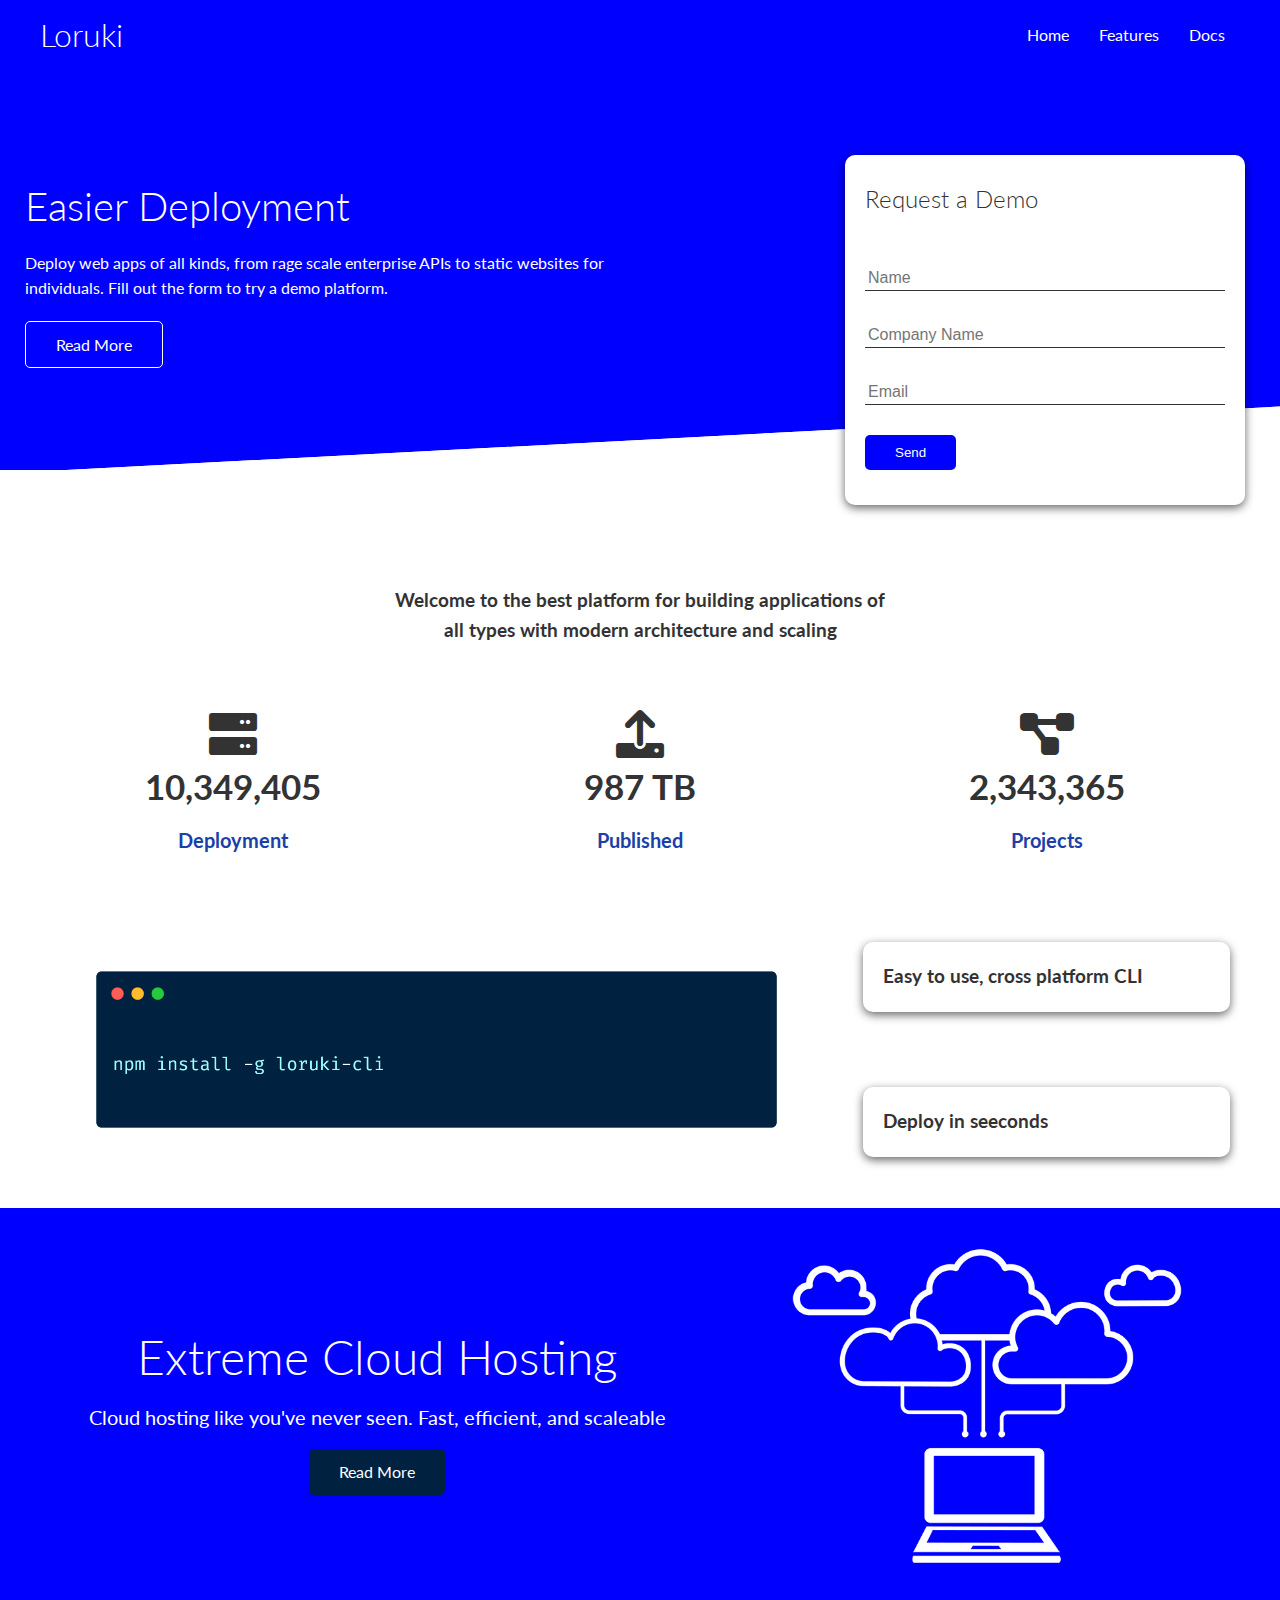
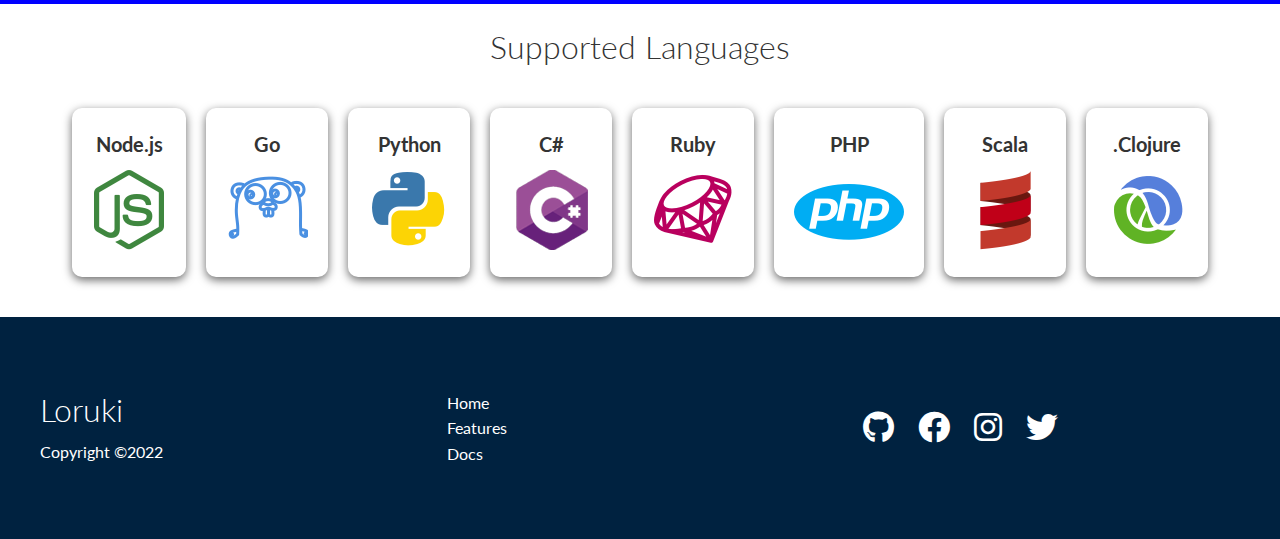
<file: index.html>
<!DOCTYPE html>
<html lang="en">
<head>
    <meta charset="UTF-8">
    <meta http-equiv="X-UA-Compatible" content="IE=edge">
    <meta name="viewport" content="width=device-width, initial-scale=1.0">
    <link rel="stylesheet" href="https://cdnjs.cloudflare.com/ajax/libs/font-awesome/6.0.0/css/all.min.css" 
    integrity="sha512-9usAa10IRO0HhonpyAIVpjrylPvoDwiPUiKdWk5t3PyolY1cOd4DSE0Ga+ri4AuTroPR5aQvXU9xC6qOPnzFeg==" 
    crossorigin="anonymous" referrerpolicy="no-referrer" />
    
    <link rel="stylesheet" href="./style.css">
    <link rel="stylesheet" href="./utilities.css">
    <title>Loruki | Cloud Hosting for the Public</title>
</head>
<body>
        
    <!-- Navbar -->
        <div class="navbar">
            <div class="container flex">
                <h1 class="logo">Loruki</h1>
                <nav>
                    <ul>
                        <li><a href="index.html">Home</a></li>
                        <li><a href="features.html">Features</a></li>
                        <li><a href="docs.html">Docs</a></li>
                    </ul>
                </nav>
            </div>
        </div>
    <!-- Showcase -->
    <section class="showcase">
        <div class="container grid">
            <div class="showcase-text">
                <h1>Easier Deployment</h1>
                <p>Deploy web apps of all kinds, from rage scale enterprise APIs to 
                    static websites for individuals. Fill out the form to try a demo
                    platform.   
                </p>
                <a href="features.html" class="btn btn-outline">Read More</a> 
            </div>
            <div class="showcase-form card">
                <h2>Request a Demo</h2>
                <form name="contact" method="post" netlify-honeypot="bot-field
                data-netlify = "true">
                    <input type="hidden" name="form-name" value="contact">
                    <p class="hidden">
                        <label for="">Don't fill this out if you're human: 
                            <input name="bot-field"/>
                        </label>
                    </p>
                    <div class="form-control">
                        <input type="text" name="name" placeholder="Name" required>
                    </div>
                    <div class="form-control">
                        <input type="text" name="company" placeholder="Company Name" required>
                    </div>
                    <div class="form-control">
                        <input type="email" name="email" placeholder="Email" required>
                    </div>
                    <input type="submit" value="Send" class="btn btn-primary">
                </form>
            </div>

        </div>
    </section>
<!-- STATS -->
    <section class="stats">
        <div class="container">
            <h3 class="stats-heading text-center py-1">
                Welcome to the best platform for building applications of all types
                with modern architecture and scaling
            </h3>

            <div class="grid grid-3 text-center my-4">
                <div>
                    <i class="fas fa-server fa-3x"></i>
                    <h3>10,349,405</h3>
                    <p class="text-secondary">Deployment</p>
                </div>
                <div>
                    <i class="fas fa-upload fa-3x"></i>
                    <h3>987 TB</h3>
                    <p class="text-secondary">Published</p>
                </div>
                <div>
                    <i class="fas fa-project-diagram fa-3x"></i>
                    <h3>2,343,365</h3>
                    <p class="text-secondary">Projects</p>
                </div>
            </div>

        </div>
    </section>

    <!-- CLI -->
    <section class="cli">
        <div class="container grid">
            <img src="images/cli.png" alt="">
            <div class="card">
                <h3>Easy to use, cross platform CLI</h3>
            </div>
            <div class="card">
                <h3>Deploy in seeconds</h3>
            </div>
        </div>
    </section>

    <!-- Cloud -->
    <section class="cloud bg-primary my-2 py-2">
        <div class="container grid">
            <div class="text-center">
                <h2 class="lg">Extreme Cloud Hosting</h2>
                <p class="lead my-1">Cloud hosting like you've never seen.
                    Fast, efficient, and scaleable</p>
                <a href="features.html" class="btn btn-dark">Read More</a>
            </div>
            <img src="images/cloud.png" alt="">
        </div>
    </section>

    <!-- Languages -->
    <section class="languages">
        <h2 class="md text-center my-2">
            Supported Languages
        </h2>
        <div class="container flex">
            <div class="card ">
                <h4>Node.js</h4>
                <img src="images/logos/node.png"alt="">
            </div>
            <div class="card ">
                <h4>Go</h4>
                <img src="images/logos/go.png" alt="">
            </div>
            <div class="card ">
                <h4>Python</h4>
                <img src="images/logos/python.png" alt="">
            </div>
            <div class="card ">
                <h4>C#</h4>
                <img src="images/logos/csharp.png" alt="">
            </div>
            <div class="card ">
                <h4>Ruby</h4>
                <img src="images/logos/ruby.png" alt="">
            </div>
            <div class="card " >
                <h4>PHP</h4>
                <img src="images/logos/php.png" alt="">
            </div>
            <div class="card ">
                <h4>Scala</h4>
                <img src="images/logos/scala.png" alt="">
            </div>
            <div class="card ">
                <h4>.Clojure</h4>
                <img src="images/logos/clojure.png" alt="">
            </div>
        </div>
    </section>

    <!-- Footer -->
    <footer class="footer bg-dark py-5">
        <div class="container grid grid-3">
            <div>
                <h1>Loruki</h1>
                <p>Copyright &copy;2022</p>
            </div>
            <nav>
                <ul>
                    <li><a href="index.html">Home</a></li>
                    <li><a href="features.html">Features</a></li>
                    <li><a href="indocsdex.html">Docs</a></li>
                </ul>
            </nav>
            <div class="social">
                <a href="#"><i class="fab fa-github fa-2x"></i></a>
                <a href="#"><i class="fab fa-facebook fa-2x"></i></a>
                <a href="#"><i class="fab fa-instagram fa-2x"></i></a>
                <a href="#"><i class="fab fa-twitter fa-2x"></i></a>
            </div>
        </div>



    </footer>
</body>
</html>
</file>
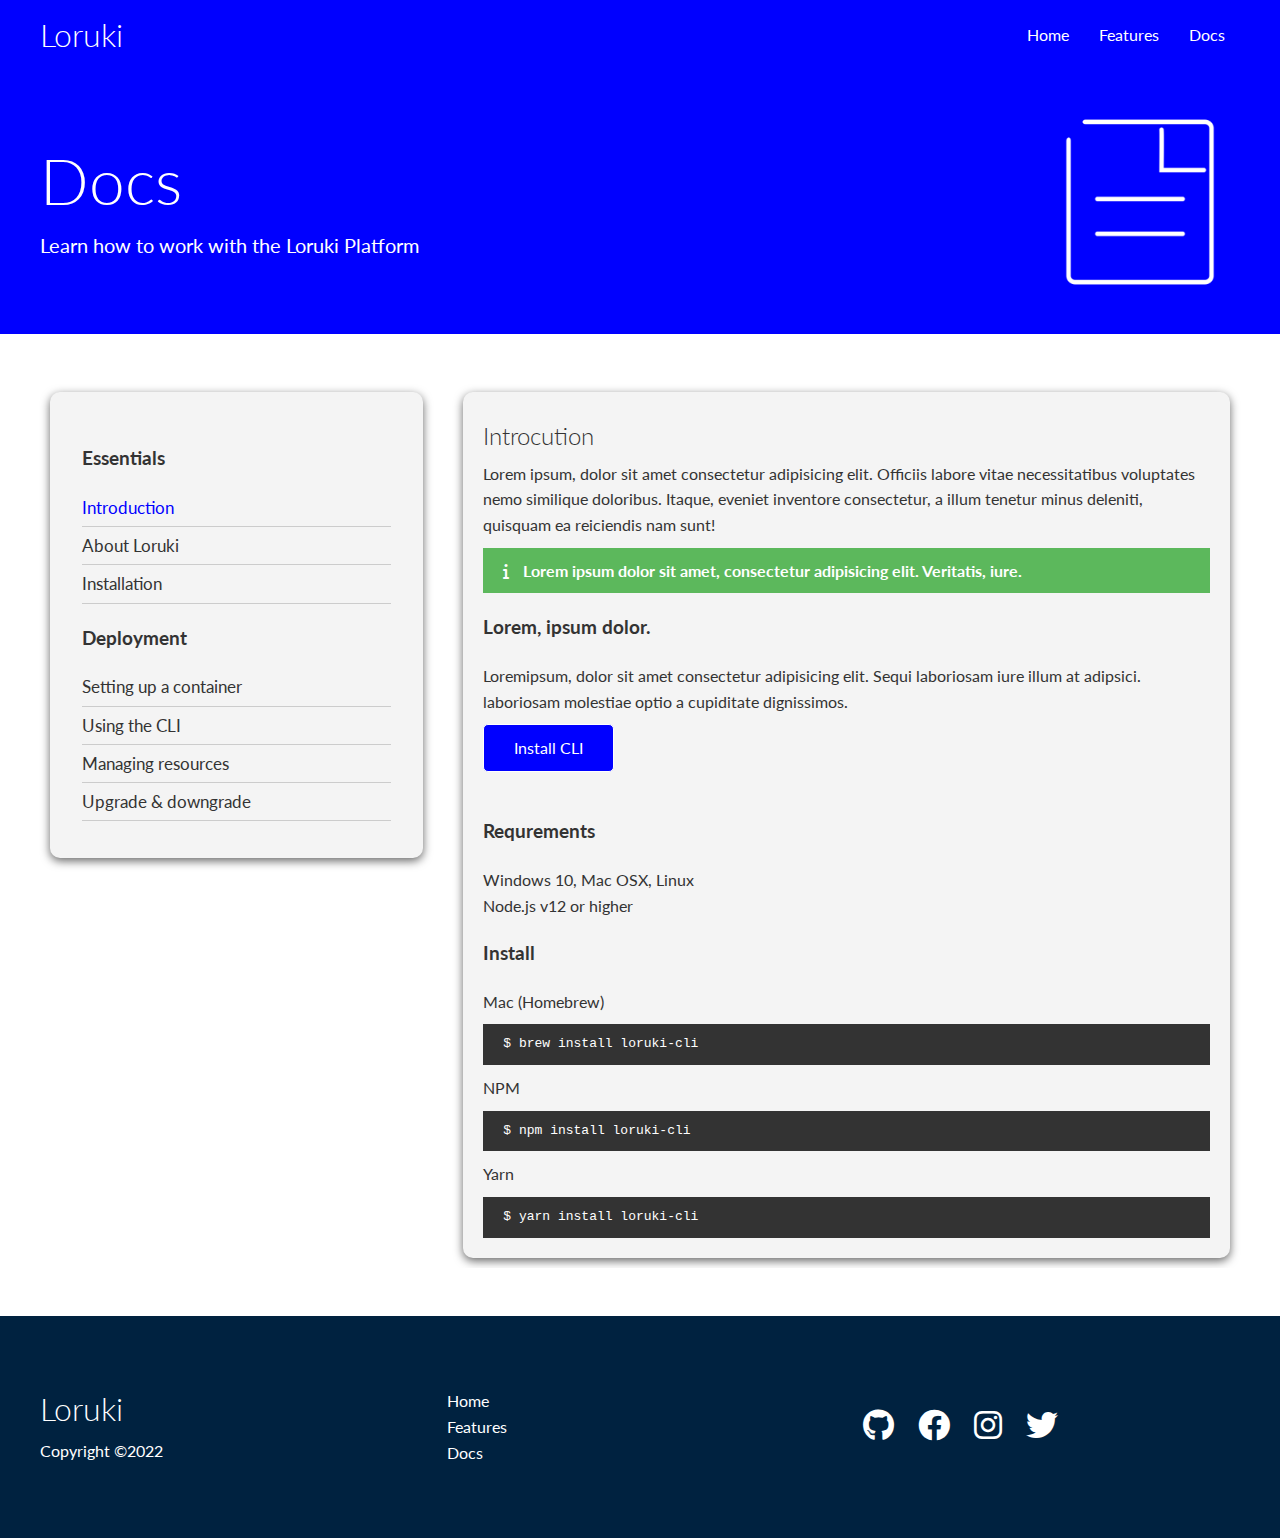
<file: docs.html>
<!DOCTYPE html>
<html lang="en">
<head>
    <meta charset="UTF-8">
    <meta http-equiv="X-UA-Compatible" content="IE=edge">
    <meta name="viewport" content="width=device-width, initial-scale=1.0">
    <link rel="stylesheet" href="https://cdnjs.cloudflare.com/ajax/libs/font-awesome/6.0.0/css/all.min.css" 
    integrity="sha512-9usAa10IRO0HhonpyAIVpjrylPvoDwiPUiKdWk5t3PyolY1cOd4DSE0Ga+ri4AuTroPR5aQvXU9xC6qOPnzFeg==" 
    crossorigin="anonymous" referrerpolicy="no-referrer" />
    <link rel="stylesheet" href="./utilities.css">
    <link rel="stylesheet" href="./style.css">
   
    <title>Loruki | Cloud Hosting for the Public</title>
</head>
<body>
        
    <!-- Navbar -->
        <div class="navbar">
            <div class="container flex">
                <h1 class="logo">Loruki</h1>
                <nav>
                    <ul>
                        <li><a class = "text-primary" href="index.html">Home</a></li>
                        <li><a href="features.html">Features</a></li>
                        <li><a href="docs.html">Docs</a></li>
                    </ul>
                </nav>
            </div>
        </div>
    <!-- Head-->
    <section class="docs-head bg-primary py-3">
        <div class="container grid">
            <div>
                <h1 class="xl">Docs</h1>
                <p class="lead">Learn how to work with the Loruki
                    Platform
                </p>
            </div>
            <img src="images/docs.png" alt="">
        </div>
    </section>

    <!-- Docs Main -->
    <section class="docs-main my-4">
        <div class="container grid">
            <div class="card bg-light p-3">
                <h3 class="my-2">Essentials</h3>
                <nav>
                    <ul>
                        <li><a class="text-primary" href="#">Introduction</a></li>
                        <li><a href="#">About Loruki</a></li>
                        <li><a href="#">Installation</a></li>
                    </ul>
                </nav>

                <h3 class="my-2">Deployment</h3>
                <nav>
                    <ul>
                        <li><a href="#">Setting up a container</a></li>
						<li><a href="#">Using the CLI</a></li>
						<li><a href="#">Managing resources</a></li>
						<li><a href="#">Upgrade & downgrade</a></li>
                    </ul>
                </nav>
            </div>


            <div class="card">
                <h2>Introcution</h2>
                <p>Lorem ipsum, dolor sit amet consectetur adipisicing elit. 
                    Officiis labore vitae necessitatibus voluptates nemo similique
                     doloribus. Itaque, eveniet inventore consectetur, a illum 
                     tenetur minus deleniti, quisquam ea reiciendis nam sunt!</p>
                <p class="alert alert-success">
                    <i class="fas fa-info fa-1x"></i>
                    Lorem ipsum dolor sit amet, consectetur adipisicing elit. Veritatis, iure.

                </p>
                <h3>Lorem, ipsum dolor.</h3>
                <p>Loremipsum, dolor sit amet consectetur adipisicing elit. Sequi laboriosam
                    iure illum at adipsici. laboriosam molestiae optio a cupiditate
                    dignissimos.
                </p>
                <a href = "#" class="btn btn-outline btn-primary">Install CLI</a>
                <br>
                <br>
                <h3>Requrements</h3>
                
                <ul>
                    <li>Windows 10, Mac OSX, Linux</li>
                    <li>Node.js v12 or higher</li>
                </ul>
    
                <h3>Install</h3>
                <p>Mac (Homebrew)</p>
                <pre><code>$ brew install loruki-cli</code></pre>
                <p>NPM</p>
                <pre><code>$ npm install loruki-cli</code></pre>
                <p>Yarn</p>
                <pre><code>$ yarn install loruki-cli</code></pre>

            </div>
        </div>

    </section>


    <!-- Footer -->
    <footer class="footer bg-dark py-5">
        <div class="container grid grid-3">
            <div>
                <h1>Loruki</h1>
                <p>Copyright &copy;2022</p>
            </div>
            <nav>
                <ul>
                    <li><a href="index.html">Home</a></li>
                    <li><a href="features.html">Features</a></li>
                    <li><a href="indocsdex.html">Docs</a></li>
                </ul>
            </nav>
            <div class="social">
                <a href="#"><i class="fab fa-github fa-2x"></i></a>
                <a href="#"><i class="fab fa-facebook fa-2x"></i></a>
                <a href="#"><i class="fab fa-instagram fa-2x"></i></a>
                <a href="#"><i class="fab fa-twitter fa-2x"></i></a>
            </div>
        </div>



    </footer>
</body>
</html>
</file>
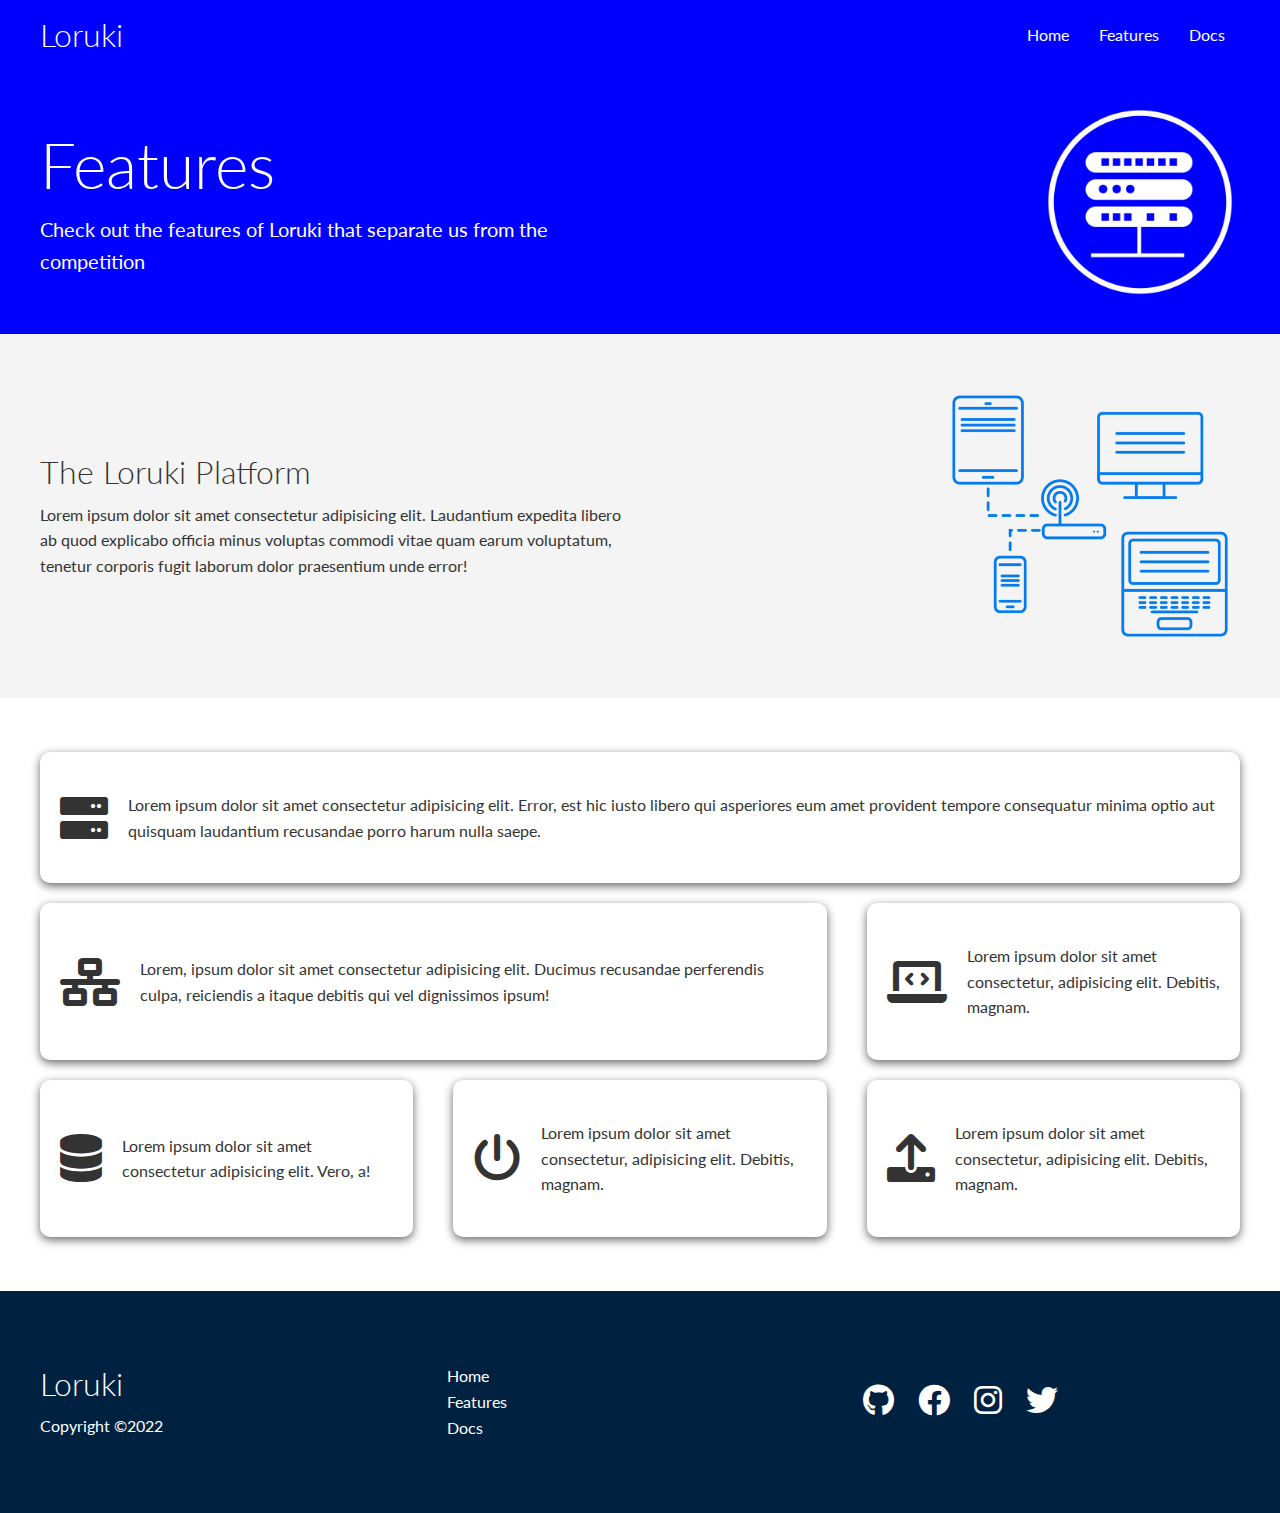
<file: features.html>
<!DOCTYPE html>
<html lang="en">
<head>
    <meta charset="UTF-8">
    <meta http-equiv="X-UA-Compatible" content="IE=edge">
    <meta name="viewport" content="width=device-width, initial-scale=1.0">
    <link rel="stylesheet" href="https://cdnjs.cloudflare.com/ajax/libs/font-awesome/6.0.0/css/all.min.css" 
    integrity="sha512-9usAa10IRO0HhonpyAIVpjrylPvoDwiPUiKdWk5t3PyolY1cOd4DSE0Ga+ri4AuTroPR5aQvXU9xC6qOPnzFeg==" 
    crossorigin="anonymous" referrerpolicy="no-referrer" />
    
    <link rel="stylesheet" href="./style.css">
    <link rel="stylesheet" href="./utilities.css">
    <title>Loruki | Cloud Hosting for the Public</title>
</head>
<body>
        
    <!-- Navbar -->
        <div class="navbar">
            <div class="container flex">
                <h1 class="logo">Loruki</h1>
                <nav>
                    <ul>
                        <li><a href="index.html">Home</a></li>
                        <li><a href="features.html">Features</a></li>
                        <li><a href="docs.html">Docs</a></li>
                    </ul>
                </nav>
            </div>
        </div>
    <!-- Head-->
    <section class="features-head bg-primary py-3">
        <div class="container grid">
            <div>
                <h1 class="xl">Features</h1>
                <p class="lead">
                    Check out the features of Loruki that separate us from the
						competition
                </p>
            </div>
            <img src="images/server.png" alt="">
        </div>
    </section>
    <!-- subhead -->
    <section class="features-sub-head bg-light py-3">
        <div class="container grid">
            <div>
                <h1 class="md">The Loruki Platform</h1>
                <p>Lorem ipsum dolor sit amet consectetur adipisicing elit. 
                    Laudantium expedita libero ab quod explicabo officia minus voluptas 
                    commodi vitae quam earum voluptatum, 
                    tenetur corporis fugit laborum dolor praesentium unde error!
                </p>
            </div>
            <img src="images/server2.png" alt="">
        </div>
    </section>

    <!-- Main -->
    <section class="features-main my-2">
        <div class="container grid grid-3">
            <div class="card flex">
                <i class="fas fa-server fa-3x"></i>
                <p>Lorem ipsum dolor sit amet consectetur adipisicing elit. 
                    Error, est hic iusto libero qui asperiores eum amet provident 
                    tempore consequatur minima optio aut quisquam laudantium 
                    recusandae porro harum nulla saepe.</p>
            </div>
            <div class="card flex">
                <i class="fas fa-network-wired fa-3x"></i>
                <p>
                    Lorem, ipsum dolor sit amet consectetur adipisicing elit. Ducimus
                    recusandae perferendis culpa, reiciendis a itaque debitis qui vel
                    dignissimos ipsum!
                </p>
            </div>
            <div class="card flex">
                <i class="fas fa-laptop-code fa-3x"></i>
                <p>
                    Lorem ipsum dolor sit amet consectetur, adipisicing elit. Debitis,
                    magnam.
                </p>
            </div>
            <div class="card flex">
                <i class="fas fa-database fa-3x"></i>
                <p> Lorem ipsum dolor sit amet consectetur adipisicing elit. Vero, a!
                </p>
            </div>
            <div class="card flex">
                <i class="fas fa-power-off fa-3x"></i>
                <p>
                    Lorem ipsum dolor sit amet consectetur, adipisicing elit. Debitis,
                    magnam.
                </p>
            </div>
            <div class="card flex">
                <i class="fas fa-upload fa-3x"></i>
                <p>
                    Lorem ipsum dolor sit amet consectetur, adipisicing elit. Debitis,
                    magnam.
                </p>
            </div>
        </div>
    </section>


    <!-- Footer -->
    <footer class="footer bg-dark py-5">
        <div class="container grid grid-3">
            <div>
                <h1>Loruki</h1>
                <p>Copyright &copy;2022</p>
            </div>
            <nav>
                <ul>
                    <li><a href="index.html">Home</a></li>
                    <li><a href="features.html">Features</a></li>
                    <li><a href="indocsdex.html">Docs</a></li>
                </ul>
            </nav>
            <div class="social">
                <a href="#"><i class="fab fa-github fa-2x"></i></a>
                <a href="#"><i class="fab fa-facebook fa-2x"></i></a>
                <a href="#"><i class="fab fa-instagram fa-2x"></i></a>
                <a href="#"><i class="fab fa-twitter fa-2x"></i></a>
            </div>
        </div>



    </footer>
</body>
</html>
</file>
<file: style.css>
@import url('https://fonts.googleapis.com/css2?family=Lato:wght@300&display=swap');

:root{
    --primary-color: blue;
    --secondary-color: #1c3fa8;
    --dark-color: #002240;
    --light-color: #f4f4f4;
    --success-color: #5cb85c;
    --error-color: #d9534f;
}

*{
    box-sizing: border-box;
    padding: 0;
    margin: 0;
}

body{
    font-family: 'Lato', sans-serif;
    color: #333;
    line-height: 1.6;

}
ul{
    list-style-type: none;
}

a{
    text-decoration: none;
    color: #333;
}

h1, h2{
    font-weight: 300;
    line-height: 1.2;
    margin: 10px 0;
}

p{
    margin: 10px 0;

}

img{
    width: 100%;
}

code, pre{
    background: #333;
    color: #fff;
    padding: 10px;

}

.hidden{
    visibility: hidden;
    height: 0;
}


/* Navbar */
.navbar{
    background-color: var(--primary-color) ;
    color: #fff;
    height: 70px;
}
.navbar ul{
    display: flex;
}
.navbar a{
    color: #fff;
    padding: 10px;
    margin: 0 5px;
}
.navbar a:hover{
    border-bottom: 2px #fff solid;
}
.navbar .flex{
    justify-content: space-between;

}

/* Showcase */

.showcase{
    height: 400px;
    background-color: var(--primary-color);
    color: #fff;
    position: relative;
}
.showcase h1{
    font-size: 40px;
}

.showcase p{
    margin: 20px 0;;
}
.showcase .grid{
grid-template-columns:55% 45% ;
gap: 30px;
overflow: visible;
}

.showcase-text{
    animation: slideInFromLeft 1s ease-in;
}
.showcase-form{
    position: relative;
    top: 60px;
    height: 350px;
    width: 400px;
    padding: 40px;
    z-index: 100;
    justify-self: flex-end;
    animation: slideInFromRight 1s ease-in;
}
.showcase-form .form-control{
    margin: 30px 0;
}

.showcase-form input[type='text'],
.showcase-form input[type='email']{
    border: 0;
    border-bottom: 1px #333 solid;
    width: 100%;
    padding: 3px;
    font-size: 16px;
}

.showcase-form input:focus{
    outline: none;
}

.showcase::before,.showcase::after{
    content: '';
    position: absolute;
    height: 100px;
    bottom: -70px;
    right: 0;
    left: 0;
    background: #fff;
    transform: skewY(-3deg);
    -webkit-transform: skewY(-3deg);
    -moz-transform: skewY(-3deg);
    -ms-transform: skewY(-3deg);
}

  /* STATS */
.stats{
      padding-top: 100px;
      animation: slideInFromBottom 1s ease-in;
 }
.stats-heading{
    margin: auto;
    max-width: 500px;
}
.stats .grid h3{
    font-size: 35px;

}

.stats .grid p{
    font-size: 20px;
    font-weight: bold;
}

/* CLI */

.cli .grid{
    grid-template-columns: repeat(3, 1fr);
    grid-template-rows: repeat(2, 1fr);
}
.cli .grid > *:first-child{
    grid-column: 1 / span 2;
    grid-row: 1/ span 2;
}

/* Cloud */
.cloud .grid{
    grid-template-columns: 4fr 3fr ;
}

/* Languages */

.languages .flex{
    flex-wrap: wrap;
}
.languages .card{
    text-align: center;
    margin: 18px 10px 40px;
    transition: transform 0.2s ease-in;
}
.languages .card h4{
    font-size: 20px;
    margin-bottom: 10px;
}

.languages .card:hover{
    transform: translateY(-15px);
}

/* Features */
.features-head img,
.docs-head img{
    width: 200px;
    justify-self: flex-end;
}
.features-sub-head img{
    width: 300px;
    justify-self: flex-end;
}

.features-main .card > i{
    margin-right: 20px;
}

.features-main .grid{
    padding: 30px;
}

.features-main .grid > *:first-child{
    grid-column: 1 / span 3;
}
.features-main .grid > *:nth-child(2){
    grid-column: 1 / span 2;
}

/* Docs */
.docs-main h3{
    margin: 20px 0;
}
.docs-main .card{
    background-color: #f4f4f4;
}

.docs-main .grid{
    grid-template-columns: 1fr 2fr;
    align-items: flex-start;
}

.docs-main nav li{
    font-size: 17px;
    padding-bottom: 5px;
    margin-bottom: 5px;
    border-bottom: 1px #ccc solid;
}

.docs-main a:hover{
    font-weight: bold;
}


/* Footer */

.footer .social a{
    margin: 0 10px;

}
.fa-github:hover {
    color: #000000;
  }
  
  .fa-facebook:hover {
    color: #1773EA;
  }
  
  .fa-instagram:hover {
    color: #B32E87;
  }
  
  .fa-twitter:hover {
    color: #1C9CEA;
  }

/* Animations */

@keyframes slideInFromLeft {
    0% {
      transform: translateX(-100%);
    }
  
    100% {
      transform: translateX(0);
    }
  }
  
  @keyframes slideInFromRight {
    0% {
      transform: translateX(100%);
    }
  
    100% {
      transform: translateX(0);
    }
  }
  
  @keyframes slideInFromTop {
    0% {
      transform: translateY(-100%);
    }
  
    100% {
      transform: translateX(0);
    }
  }
  
  @keyframes slideInFromBottom {
    0% {
      transform: translateY(100%);
    }
  
    100% {
      transform: translateX(0);
    }
  }

/* tablets and under */
@media (max-width: 768px){
    .grid,
    .showcase .grid,
    .stats .grid,
    .cli .grid,
    .cloud .grid,
    .features-main .grid,
    .docs-main .grid{
        grid-template-columns: 1fr;
        grid-template-rows: 1fr;
    }

    .showcase{
        height: auto;
    }
    .showcase-text{
        text-align: center;
        margin-top: 40px;
    }

    .showcase-form{
        justify-self: center;
        margin: auto;
    }
    .cli .grid > *:first-child{
        grid-column: 1;
        grid-row: 1;
    }
    .features-head,
    .features-sub-head,
    .docs-head {
      text-align: center;
    }
  
    .features-head img,
    .features-sub-head img,
    .docs-head img {
      justify-self: center;
    }

    .features-main .grid > *:first-child,
    .features-main .grid > *:nth-child(2){
        grid-column: 1;
    }

}

/* mobile */

@media (max-width: 500px){
    .navbar{
        height: 110px;
    }
    .navbar .flex{
        flex-direction: column;
    }

    .navbar ul{
        padding: 10px;
        background-color: rgba(0, 0, 0, .1);
    }
    .showcase-form {
        width: 300px;
      }
}
</file>
<file: utilities.css>
/* Utilities */
.container{
    max-width: 1300px;
    margin: 0 auto;
    overflow: auto;
    padding: 0 40px;

}

.btn{
    display: inline-block;
    padding: 10px 30px;
    cursor: pointer;
    background: var(--primary-color);
    color: #fff;
    border: none;
    border-radius: 5px;
}

.btn-outline{
    background-color: transparent;
    border: 1px #fff solid ;
}

.btn:hover{
    transform: scale(1.5);
}

/* Background / colored buttons */
.bg-primary, .btn-primary{
    background-color: var(--primary-color);
    color: #fff;
}
.bg-secondary, .btn-secondary{
    background-color: var(--secondary-color);
    color: #fff;
}
.bg-dark, .btn-dark{
    background-color: var(--dark-color);
    color: #fff;
}
.bg-light, .btn-light{
    background-color: var(--light-color);
    color: #333;
}

.bg-primary a, .btn-primary a,
.bg-secondary a, .btn-secondary a,
.bg-dark a, .btn-dark a{
    color: #fff;
}


/* Text Sizes & Colors */
.text-center{text-align: center;}
.lead{font-size: 20px;}
.sm{font-size: 1rem;}
.md{font-size: 2rem;}
.lg{font-size: 3rem;}
.xl{font-size: 4rem;}

.text-primary{
    color: var(--primary-color);
}
.text-secondary{
    color: var(--secondary-color);
}
.text-dark{
    color: var(--dark-color);
}
.text-light{
    color: var(--light-color);
}

/* Alert */
.alert{
    background-color: var(--light-color);
    padding: 10px 20px;
    font-weight: bold;
    margin: 15px o;
}
.alert i{
    margin-right: 10px;
}
.alert-success{
    background-color: var(--success-color);
    color: #fff;
}

.alert-error{
    background-color: var(--error-color);
    color: #fff;
}

/* card */
.card {
    background-color: #fff;
    color: #333;
    border-radius: 10px;
    box-shadow: 0 3px 10px rgba(0, 0, 0, 0.6);
    padding: 20px;
    margin: 10px;
  }
  .flex {
    display: flex;
    justify-content: center;
    align-items: center;
    height: 100%;
}
  
.grid{
    display: grid;
    grid-template-columns: repeat(2, 1fr);
    gap: 20px;
    justify-content: center;
    align-items: center;
    height: 100%;
}

.grid-3{
    grid-template-columns: repeat(3,1fr);
}

/* Margin */
.my-1{margin: 1rem 0;}
.my-2{margin: 1.5rem 0;}
.my-3{margin: 2rem 0;}
.my-4{margin: 3rem 0;}
.my-5{margin: 4rem 0;}

.m-1{margin: 1rem;}
.m-2{margin: 1.5rem;}
.m-3{margin: 2rem;}
.m-4{margin: 3rem;}
.m-5{margin: 4rem;}

/* Padding */
.py-1{padding: 1rem 0;}
.py-2{padding: 1.5rem 0;}
.py-3{padding: 2rem 0;}
.py-4{padding: 3rem 0;}
.py-5{padding: 4rem 0;}

.p-1{padding: 1rem;}
.p-2{padding: 1.5rem;}
.p-3{padding: 2rem;}
.p-4{padding: 3rem;}
.p-5{padding: 4rem;}
</file>
